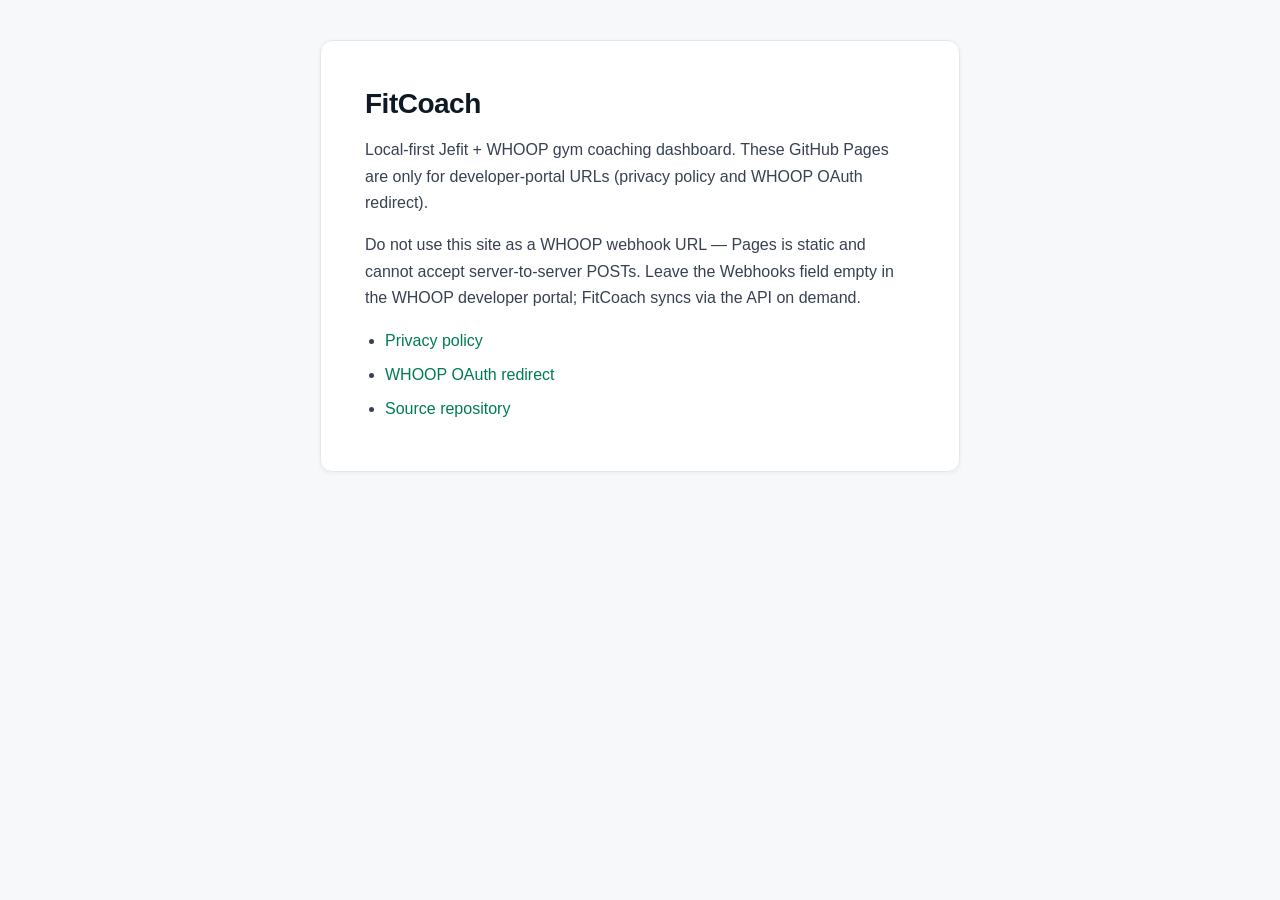
<file: docs/index.html>
<!DOCTYPE html>
<html lang="en">
<head>
  <meta charset="UTF-8" />
  <meta name="viewport" content="width=device-width, initial-scale=1.0" />
  <title>FitCoach — GitHub Pages</title>
  <meta name="description" content="Public privacy policy and WHOOP OAuth redirect pages for FitCoach." />
  <link rel="canonical" href="https://roshancodes24.github.io/fitcoach/" />
  <style>
    *, *::before, *::after { box-sizing: border-box; margin: 0; padding: 0; }
    body {
      font-family: -apple-system, BlinkMacSystemFont, "Segoe UI", Roboto, Helvetica, Arial, sans-serif;
      font-size: 16px;
      line-height: 1.65;
      color: #1a1a2e;
      background: #f7f8fa;
      padding: 40px 20px 64px;
    }
    .page {
      max-width: 640px;
      margin: 0 auto;
      background: #fff;
      border: 1px solid #e4e7ec;
      border-radius: 12px;
      padding: 40px 44px;
      box-shadow: 0 1px 4px rgba(0, 0, 0, 0.06);
    }
    h1 {
      font-size: 28px;
      font-weight: 700;
      color: #0f1923;
      letter-spacing: -0.5px;
      margin-bottom: 10px;
    }
    p { margin: 0 0 16px; color: #374151; }
    ul { margin: 0 0 8px 20px; color: #374151; }
    li { margin-bottom: 8px; }
    a { color: #007a55; text-decoration: none; }
    a:hover { text-decoration: underline; }
    code {
      font-family: "SFMono-Regular", Consolas, "Liberation Mono", Menlo, monospace;
      font-size: 13px;
    }
  </style>
</head>
<body>
  <div class="page">
    <h1>FitCoach</h1>
    <p>
      Local-first Jefit + WHOOP gym coaching dashboard. These GitHub Pages are only for
      developer-portal URLs (privacy policy and WHOOP OAuth redirect).
    </p>
    <p>
      Do not use this site as a WHOOP webhook URL — Pages is static and cannot accept
      server-to-server POSTs. Leave the Webhooks field empty in the WHOOP developer portal;
      FitCoach syncs via the API on demand.
    </p>
    <ul>
      <li><a href="privacy.html">Privacy policy</a></li>
      <li><a href="whoop-callback.html">WHOOP OAuth redirect</a></li>
      <li><a href="https://github.com/roshancodes24/fitcoach">Source repository</a></li>
    </ul>
  </div>
</body>
</html>
</file>
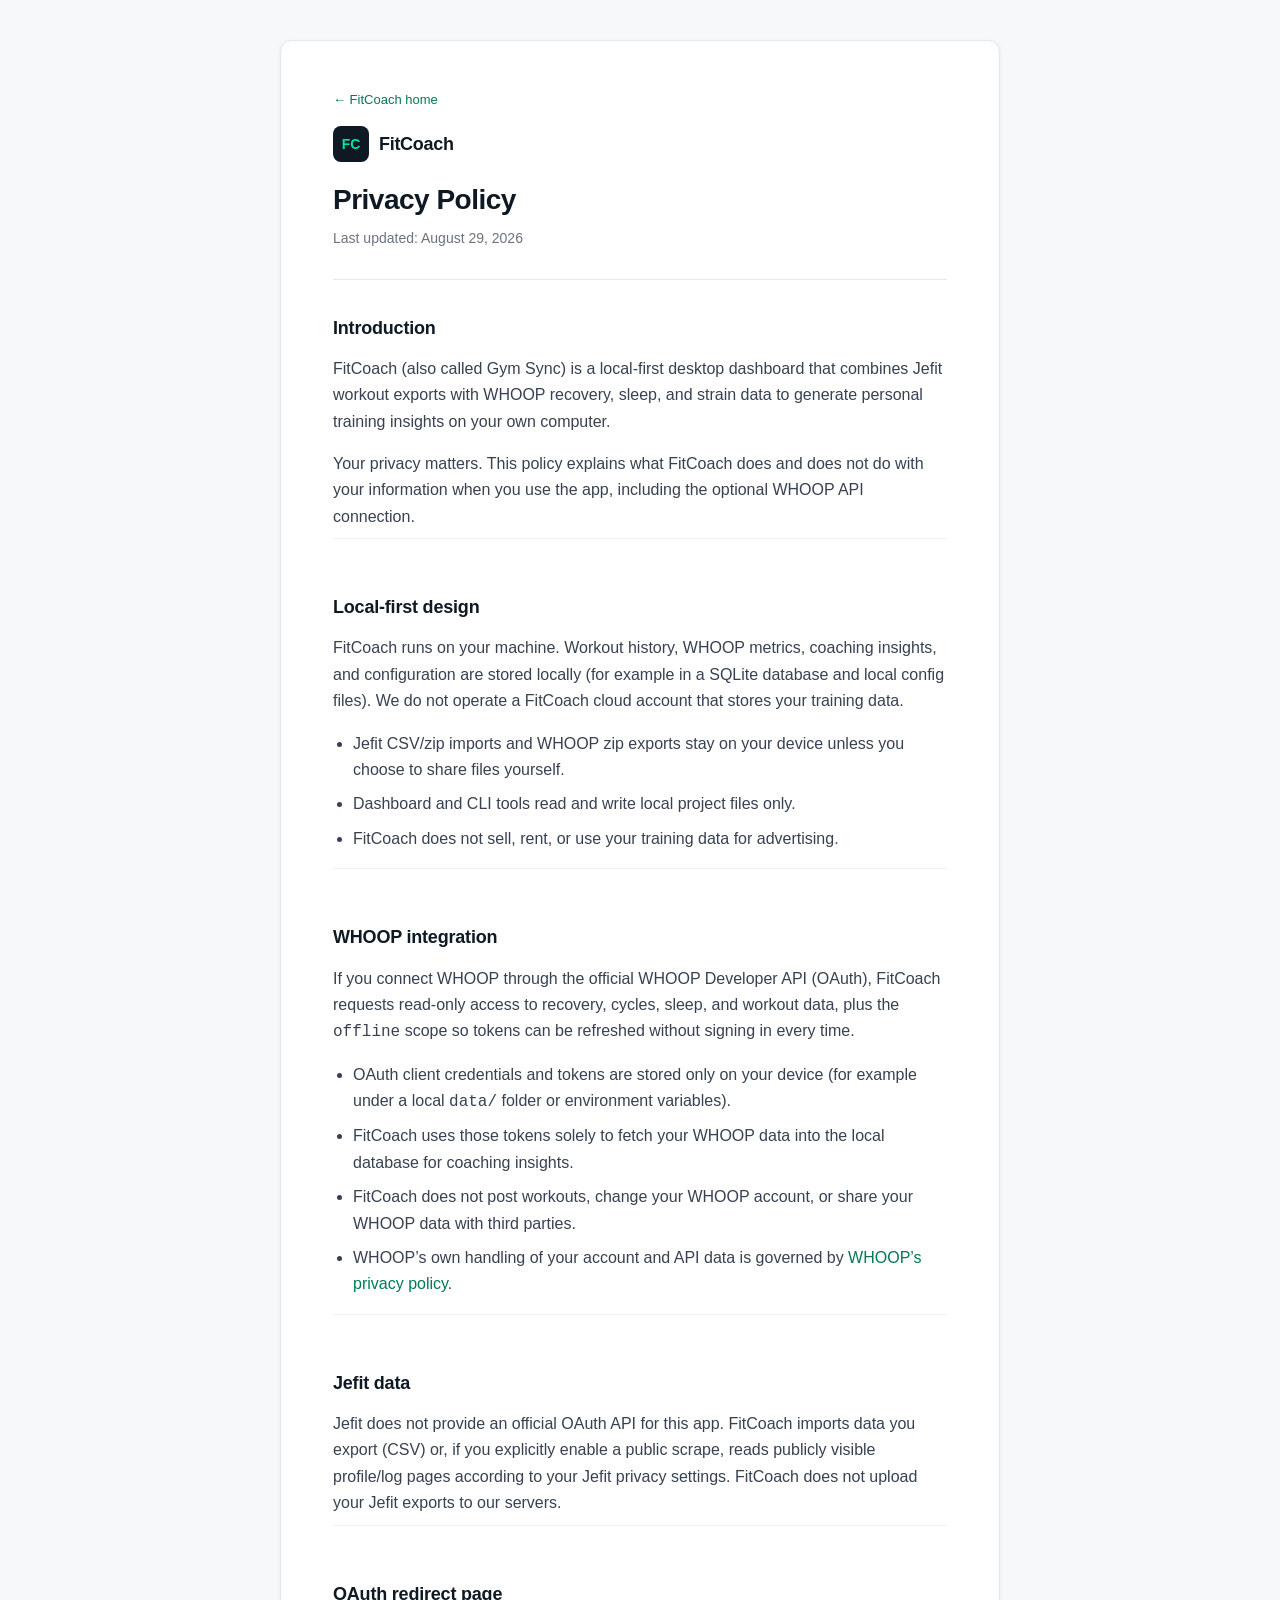
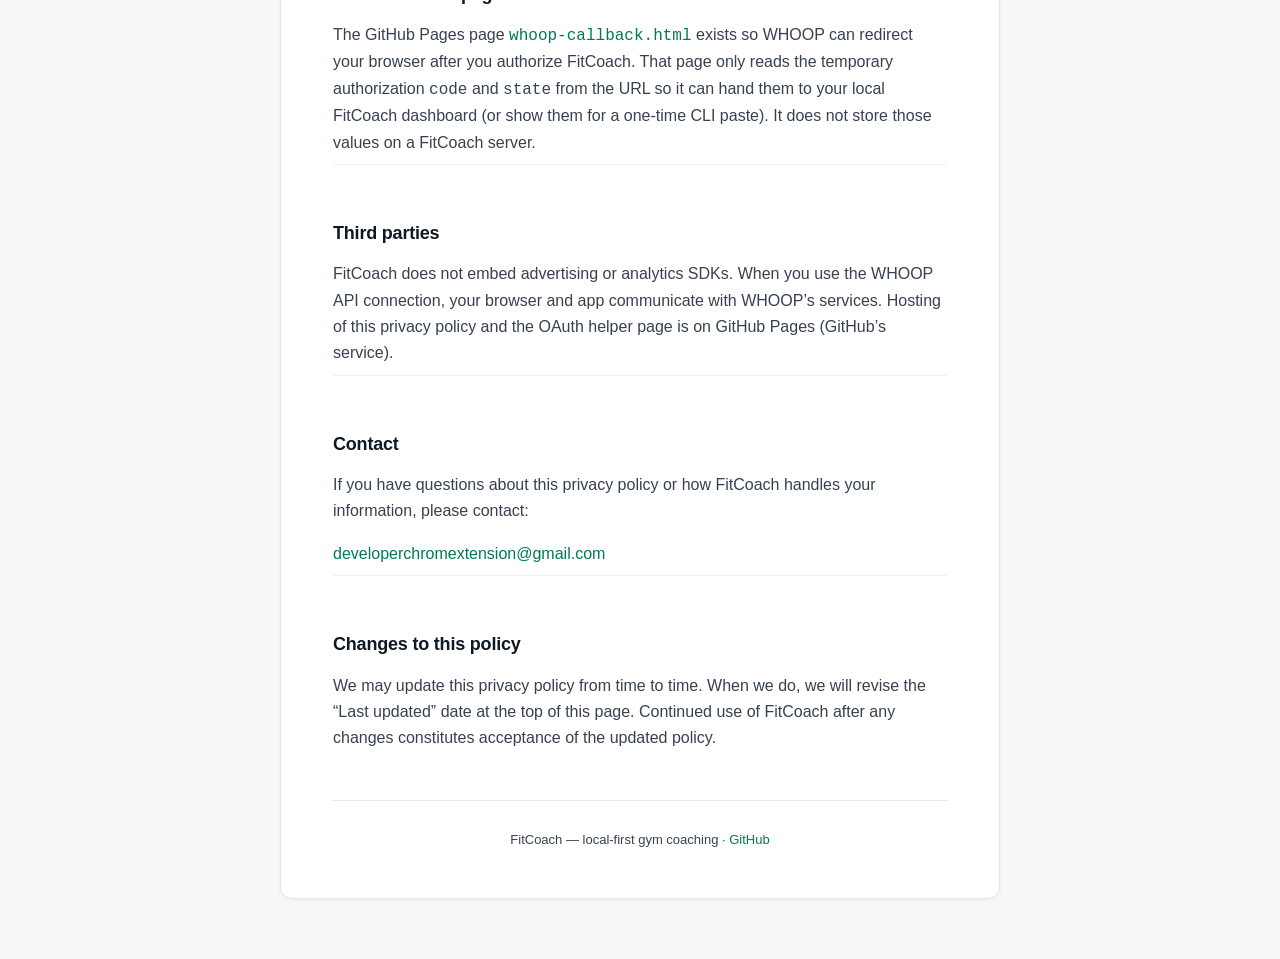
<file: docs/privacy.html>
<!DOCTYPE html>
<html lang="en">
<head>
  <meta charset="UTF-8" />
  <meta name="viewport" content="width=device-width, initial-scale=1.0" />
  <title>Privacy Policy — FitCoach</title>
  <meta name="robots" content="index, follow" />
  <meta name="description" content="Privacy policy for FitCoach, a local-first Jefit + WHOOP gym coaching dashboard." />
  <link rel="canonical" href="https://roshancodes24.github.io/fitcoach/privacy.html" />
  <style>
    *, *::before, *::after { box-sizing: border-box; margin: 0; padding: 0; }

    body {
      font-family: -apple-system, BlinkMacSystemFont, "Segoe UI", Roboto, Helvetica, Arial, sans-serif;
      font-size: 16px;
      line-height: 1.65;
      color: #1a1a2e;
      background: #f7f8fa;
      padding: 40px 20px 64px;
    }

    .page {
      max-width: 720px;
      margin: 0 auto;
      background: #ffffff;
      border: 1px solid #e4e7ec;
      border-radius: 12px;
      padding: 48px 52px;
      box-shadow: 0 1px 4px rgba(0, 0, 0, 0.06);
    }

    header {
      margin-bottom: 36px;
      padding-bottom: 28px;
      border-bottom: 1px solid #e4e7ec;
    }

    .brand {
      display: flex;
      align-items: center;
      gap: 10px;
      margin-bottom: 20px;
    }

    .brand-icon {
      width: 36px;
      height: 36px;
      background: #0f1923;
      border-radius: 8px;
      display: flex;
      align-items: center;
      justify-content: center;
      flex-shrink: 0;
      color: #00e5a0;
      font-weight: 700;
      font-size: 14px;
    }

    .brand-name {
      font-size: 18px;
      font-weight: 600;
      color: #0f1923;
      letter-spacing: -0.3px;
    }

    h1 {
      font-size: 28px;
      font-weight: 700;
      color: #0f1923;
      letter-spacing: -0.5px;
      line-height: 1.25;
      margin-bottom: 10px;
    }

    .meta {
      font-size: 14px;
      color: #6b7280;
    }

    h2 {
      font-size: 18px;
      font-weight: 600;
      color: #0f1923;
      margin: 0 0 16px;
      padding-top: 28px;
      letter-spacing: -0.2px;
      line-height: 1.35;
    }

    main section:first-of-type h2 {
      padding-top: 0;
    }

    main section {
      margin-bottom: 8px;
    }

    main section + section {
      margin-top: 8px;
      padding-top: 28px;
      border-top: 1px solid #eef0f4;
    }

    p {
      margin: 0 0 16px;
      color: #374151;
    }

    p:last-child {
      margin-bottom: 0;
    }

    ul {
      margin: 0 0 16px 20px;
      color: #374151;
    }

    li { margin-bottom: 8px; }
    li:last-child { margin-bottom: 0; }

    a {
      color: #007a55;
      text-decoration: none;
    }

    a:hover { text-decoration: underline; }

    footer {
      margin-top: 48px;
      padding-top: 28px;
      border-top: 1px solid #e4e7ec;
      font-size: 13px;
      color: #9ca3af;
      text-align: center;
    }

    @media (max-width: 640px) {
      body { padding: 24px 16px 48px; }
      .page { padding: 32px 24px; }
    }
  </style>
</head>
<body>
  <div class="page">
    <header>
      <p style="margin-bottom: 16px; font-size: 13px;">
        <a href="./">← FitCoach home</a>
      </p>
      <div class="brand">
        <div class="brand-icon" aria-hidden="true">FC</div>
        <span class="brand-name">FitCoach</span>
      </div>
      <h1>Privacy Policy</h1>
      <p class="meta">Last updated: August 29, 2026</p>
    </header>

    <main>
      <section aria-labelledby="introduction">
        <h2 id="introduction">Introduction</h2>
        <p>
          FitCoach (also called Gym Sync) is a local-first desktop dashboard that combines
          Jefit workout exports with WHOOP recovery, sleep, and strain data to generate
          personal training insights on your own computer.
        </p>
        <p>
          Your privacy matters. This policy explains what FitCoach does and does not do with
          your information when you use the app, including the optional WHOOP API connection.
        </p>
      </section>

      <section aria-labelledby="local-first">
        <h2 id="local-first">Local-first design</h2>
        <p>
          FitCoach runs on your machine. Workout history, WHOOP metrics, coaching insights,
          and configuration are stored locally (for example in a SQLite database and local
          config files). We do not operate a FitCoach cloud account that stores your training data.
        </p>
        <ul>
          <li>Jefit CSV/zip imports and WHOOP zip exports stay on your device unless you choose to share files yourself.</li>
          <li>Dashboard and CLI tools read and write local project files only.</li>
          <li>FitCoach does not sell, rent, or use your training data for advertising.</li>
        </ul>
      </section>

      <section aria-labelledby="whoop">
        <h2 id="whoop">WHOOP integration</h2>
        <p>
          If you connect WHOOP through the official WHOOP Developer API (OAuth), FitCoach
          requests read-only access to recovery, cycles, sleep, and workout data, plus the
          <code>offline</code> scope so tokens can be refreshed without signing in every time.
        </p>
        <ul>
          <li>
            OAuth client credentials and tokens are stored only on your device
            (for example under a local <code>data/</code> folder or environment variables).
          </li>
          <li>
            FitCoach uses those tokens solely to fetch your WHOOP data into the local database
            for coaching insights.
          </li>
          <li>
            FitCoach does not post workouts, change your WHOOP account, or share your WHOOP
            data with third parties.
          </li>
          <li>
            WHOOP’s own handling of your account and API data is governed by
            <a href="https://www.whoop.com/privacy/" rel="noopener noreferrer">WHOOP’s privacy policy</a>.
          </li>
        </ul>
      </section>

      <section aria-labelledby="jefit">
        <h2 id="jefit">Jefit data</h2>
        <p>
          Jefit does not provide an official OAuth API for this app. FitCoach imports data you
          export (CSV) or, if you explicitly enable a public scrape, reads publicly visible
          profile/log pages according to your Jefit privacy settings. FitCoach does not upload
          your Jefit exports to our servers.
        </p>
      </section>

      <section aria-labelledby="oauth-redirect">
        <h2 id="oauth-redirect">OAuth redirect page</h2>
        <p>
          The GitHub Pages page
          <a href="whoop-callback.html"><code>whoop-callback.html</code></a>
          exists so WHOOP can redirect your browser after you authorize FitCoach. That page
          only reads the temporary authorization <code>code</code> and <code>state</code> from
          the URL so it can hand them to your local FitCoach dashboard (or show them for a
          one-time CLI paste). It does not store those values on a FitCoach server.
        </p>
      </section>

      <section aria-labelledby="third-parties">
        <h2 id="third-parties">Third parties</h2>
        <p>
          FitCoach does not embed advertising or analytics SDKs. When you use the WHOOP API
          connection, your browser and app communicate with WHOOP’s services. Hosting of this
          privacy policy and the OAuth helper page is on GitHub Pages (GitHub’s service).
        </p>
      </section>

      <section aria-labelledby="contact">
        <h2 id="contact">Contact</h2>
        <p>
          If you have questions about this privacy policy or how FitCoach handles your
          information, please contact:
        </p>
        <p>
          <a href="mailto:developerchromextension@gmail.com">developerchromextension@gmail.com</a>
        </p>
      </section>

      <section aria-labelledby="changes">
        <h2 id="changes">Changes to this policy</h2>
        <p>
          We may update this privacy policy from time to time. When we do, we will revise the
          “Last updated” date at the top of this page. Continued use of FitCoach after any
          changes constitutes acceptance of the updated policy.
        </p>
      </section>
    </main>

    <footer>
      <p>FitCoach — local-first gym coaching · <a href="https://github.com/roshancodes24/fitcoach">GitHub</a></p>
    </footer>
  </div>
</body>
</html>
</file>
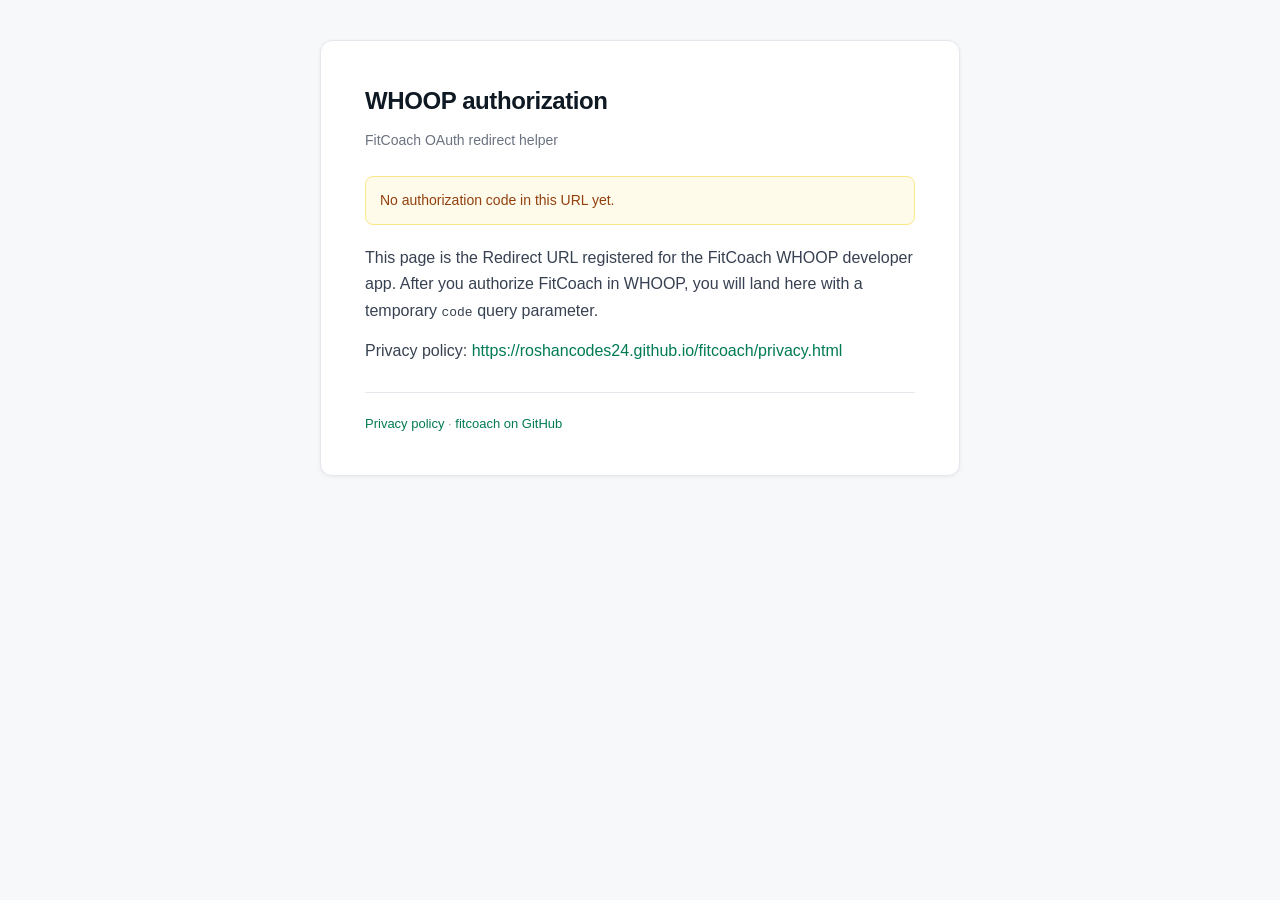
<file: docs/whoop-callback.html>
<!DOCTYPE html>
<html lang="en">
<head>
  <meta charset="UTF-8" />
  <meta name="viewport" content="width=device-width, initial-scale=1.0" />
  <title>WHOOP OAuth callback — FitCoach</title>
  <meta name="robots" content="noindex, nofollow" />
  <link rel="canonical" href="https://roshancodes24.github.io/fitcoach/whoop-callback.html" />
  <style>
    *, *::before, *::after { box-sizing: border-box; margin: 0; padding: 0; }

    body {
      font-family: -apple-system, BlinkMacSystemFont, "Segoe UI", Roboto, Helvetica, Arial, sans-serif;
      font-size: 16px;
      line-height: 1.65;
      color: #1a1a2e;
      background: #f7f8fa;
      padding: 40px 20px 64px;
    }

    .page {
      max-width: 640px;
      margin: 0 auto;
      background: #ffffff;
      border: 1px solid #e4e7ec;
      border-radius: 12px;
      padding: 40px 44px;
      box-shadow: 0 1px 4px rgba(0, 0, 0, 0.06);
    }

    h1 {
      font-size: 24px;
      font-weight: 700;
      color: #0f1923;
      letter-spacing: -0.4px;
      margin-bottom: 8px;
    }

    .meta { font-size: 14px; color: #6b7280; margin-bottom: 24px; }

    p { margin: 0 0 14px; color: #374151; }

    code, .code-box {
      font-family: "SFMono-Regular", Consolas, "Liberation Mono", Menlo, monospace;
      font-size: 13px;
    }

    .code-box {
      display: block;
      width: 100%;
      padding: 12px 14px;
      background: #f7f8fa;
      border: 1px solid #e4e7ec;
      border-radius: 8px;
      word-break: break-all;
      color: #0f1923;
      margin: 8px 0 16px;
    }

    a { color: #007a55; text-decoration: none; }
    a:hover { text-decoration: underline; }

    .status {
      padding: 12px 14px;
      border-radius: 8px;
      margin-bottom: 20px;
      font-size: 14px;
    }

    .status.ok { background: #ecfdf5; color: #065f46; border: 1px solid #a7f3d0; }
    .status.warn { background: #fffbeb; color: #92400e; border: 1px solid #fde68a; }
    .status.err { background: #fef2f2; color: #991b1b; border: 1px solid #fecaca; }

    .actions { display: flex; flex-wrap: wrap; gap: 10px; margin-top: 8px; }

    button, .btn {
      appearance: none;
      border: 1px solid #0f1923;
      background: #0f1923;
      color: #fff;
      border-radius: 8px;
      padding: 10px 14px;
      font-size: 14px;
      font-weight: 600;
      cursor: pointer;
      text-decoration: none;
    }

    button.secondary, .btn.secondary {
      background: #fff;
      color: #0f1923;
    }

    footer {
      margin-top: 28px;
      padding-top: 20px;
      border-top: 1px solid #e4e7ec;
      font-size: 13px;
      color: #9ca3af;
    }

    @media (max-width: 640px) {
      body { padding: 24px 16px 48px; }
      .page { padding: 28px 20px; }
    }
  </style>
</head>
<body>
  <div class="page">
    <h1>WHOOP authorization</h1>
    <p class="meta">FitCoach OAuth redirect helper</p>

    <div id="status" class="status warn" role="status">Checking authorization response…</div>

    <div id="success" hidden>
      <p>
        WHOOP returned an authorization code. If the FitCoach dashboard is running locally,
        we will try to open it automatically. You can also copy the code for the CLI.
      </p>
      <p><strong>Authorization code</strong></p>
      <div id="codeBox" class="code-box" aria-live="polite"></div>
      <div class="actions">
        <button type="button" id="copyBtn">Copy code</button>
        <a class="btn secondary" id="localLink" href="#">Open local callback</a>
      </div>
      <p style="margin-top: 18px; font-size: 14px; color: #6b7280;">
        CLI fallback:
        <code>python sync.py whoop-auth --code "PASTE_CODE_OR_FULL_URL"</code>
      </p>
    </div>

    <div id="error" hidden>
      <p id="errorText"></p>
      <p>
        Close this tab and try <strong>Connect</strong> again from the FitCoach dashboard, or run
        <code>python sync.py whoop-auth --open</code>.
      </p>
    </div>

    <div id="empty" hidden>
      <p>
        This page is the Redirect URL registered for the FitCoach WHOOP developer app.
        After you authorize FitCoach in WHOOP, you will land here with a temporary
        <code>code</code> query parameter.
      </p>
      <p>
        Privacy policy:
        <a href="privacy.html">https://roshancodes24.github.io/fitcoach/privacy.html</a>
      </p>
    </div>

    <footer>
      <a href="privacy.html">Privacy policy</a>
      ·
      <a href="https://github.com/roshancodes24/fitcoach">fitcoach on GitHub</a>
    </footer>
  </div>

  <script>
    (function () {
      var LOCAL_CALLBACK = "http://127.0.0.1:5000/api/whoop/callback";
      var params = new URLSearchParams(window.location.search);
      var code = params.get("code");
      var state = params.get("state");
      var error = params.get("error");
      var errorDesc = params.get("error_description") || error;

      var statusEl = document.getElementById("status");
      var successEl = document.getElementById("success");
      var errorEl = document.getElementById("error");
      var emptyEl = document.getElementById("empty");

      function localUrl() {
        var u = new URL(LOCAL_CALLBACK);
        params.forEach(function (value, key) {
          u.searchParams.set(key, value);
        });
        return u.toString();
      }

      if (error) {
        statusEl.className = "status err";
        statusEl.textContent = "Authorization was denied or failed.";
        document.getElementById("errorText").textContent = errorDesc || error;
        errorEl.hidden = false;
        return;
      }

      if (!code) {
        statusEl.className = "status warn";
        statusEl.textContent = "No authorization code in this URL yet.";
        emptyEl.hidden = false;
        return;
      }

      statusEl.className = "status ok";
      statusEl.textContent = "Authorization code received. Handing off to local FitCoach…";
      successEl.hidden = false;
      document.getElementById("codeBox").textContent = code;
      document.getElementById("localLink").href = localUrl();

      document.getElementById("copyBtn").addEventListener("click", function () {
        navigator.clipboard.writeText(code).then(function () {
          statusEl.textContent = "Code copied. Paste it into whoop-auth --code if needed.";
        }).catch(function () {
          statusEl.className = "status warn";
          statusEl.textContent = "Could not copy automatically — select the code above.";
        });
      });

      // Best-effort handoff to the local dashboard callback (same code + state).
      window.setTimeout(function () {
        window.location.replace(localUrl());
      }, 400);
    })();
  </script>
</body>
</html>
</file>
